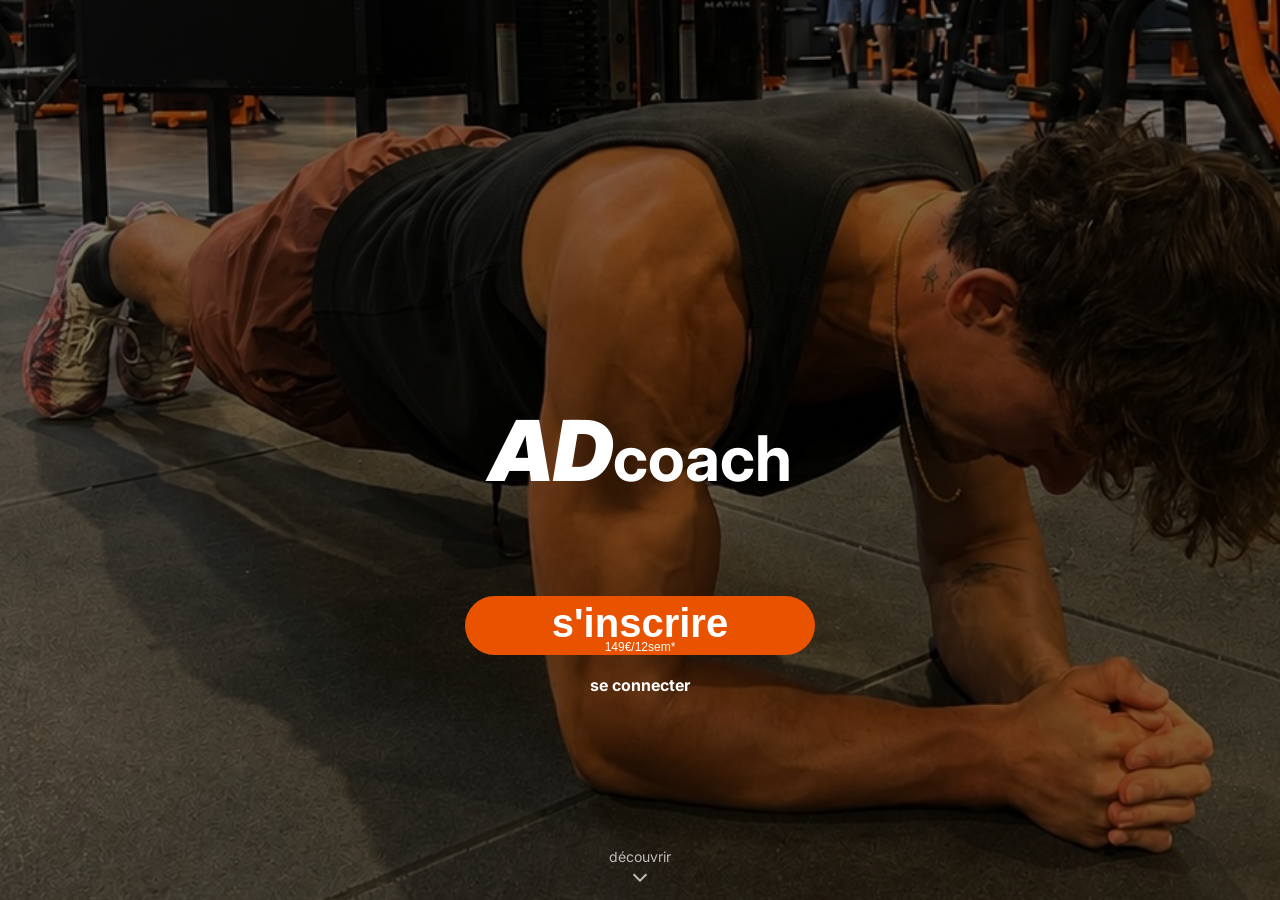
<file: index.html>
<!DOCTYPE html>
<html lang="fr">
<head>
  <meta charset="UTF-8">
  <title>ADcoach</title>
  <link rel="stylesheet" href="index.css">
  <link rel="preconnect" href="https://fonts.googleapis.com">
  <link rel="preconnect" href="https://fonts.gstatic.com" crossorigin>
  <link href="https://fonts.googleapis.com/css2?family=Inter:ital,wght@0,400;0,700;0,900;1,900&display=swap" rel="stylesheet">
</head>
<body>

  <header class="hero">
    <div class="hero-content">
      <h1 class="hero-title">
        <span class="brand-ad">AD</span><span class="brand-coach">coach</span>
      </h1>
      
      <div class="hero-buttons">
        <button id="open-popup-btn" class="btn-primary">
          s'inscrire
          <span class="btn-subtitle">149€/12sem*</span>
        </button>
        <a href="#" id="open-login-btn" class="btn-secondary">se connecter</a>
      </div>

      <a href="#" class="hero-discover">
        <span class="discover-text">découvrir</span>
        <span class="arrow-down"></span>
      </a>
    </div>
  </header>

  <div id="modal-overlay" class="modal-overlay" style="display: none;">
    <div class="modal-content">
      <button id="close-popup-btn" class="close-btn">&times;</button>
      <div class="modal-header-brand">
        <span class="brand-ad">AD</span><span class="brand-coach">coach</span>
      </div>

      <div class="modal-tabs">
        <button type="button" id="tab-signup-btn" class="tab-btn active">Inscription</button>
        <button type="button" id="tab-signin-btn" class="tab-btn">Connexion</button>
      </div>
      
      <div class="modal-form-container">
        <form id="signup-form" class="auth-form">
          <div class="form-group">
            <label for="signup-nom">Nom<span class="required">*</span></label>
            <input type="text" id="signup-nom" placeholder="exemple : Moreau" required />
          </div>
          <div class="form-group">
            <label for="signup-prenom">Prénom<span class="required">*</span></label>
            <input type="text" id="signup-prenom" placeholder="exemple : Gabriel" required />
          </div>
          <div class="form-group">
            <label for="signup-email">E-mail<span class="required">*</span></label>
            <input type="email" id="signup-email" placeholder="exemple : GabMoreau@gmail.com" required />
          </div>
          <div class="form-group">
            <label for="signup-password">Mot de passe<span class="required">*</span></label>
            <input type="password" id="signup-password" placeholder="Au moins 6 lettres" required />
          </div>
          <button type="submit" class="btn-submit">s'inscrire</button>
        </form>
        
        <form id="signin-form" class="auth-form" style="display: none;">
          <div class="form-group">
            <label for="signin-email">E-mail<span class="required">*</span></label>
            <input type="email" id="signin-email" placeholder="exemple : GabMoreau@gmail.com" required />
          </div>
          <div class="form-group">
            <label for="signin-password">Mot de passe<span class="required">*</span></label>
            <input type="password" id="signin-password" placeholder="Au moins 6 lettres" required />
          </div>
          <button type="submit" class="btn-submit">se connecter</button>
        </form>

      </div>
    </div>
  </div>

  <script type="module" src="index.js"></script>
</body>
</html>
</file>
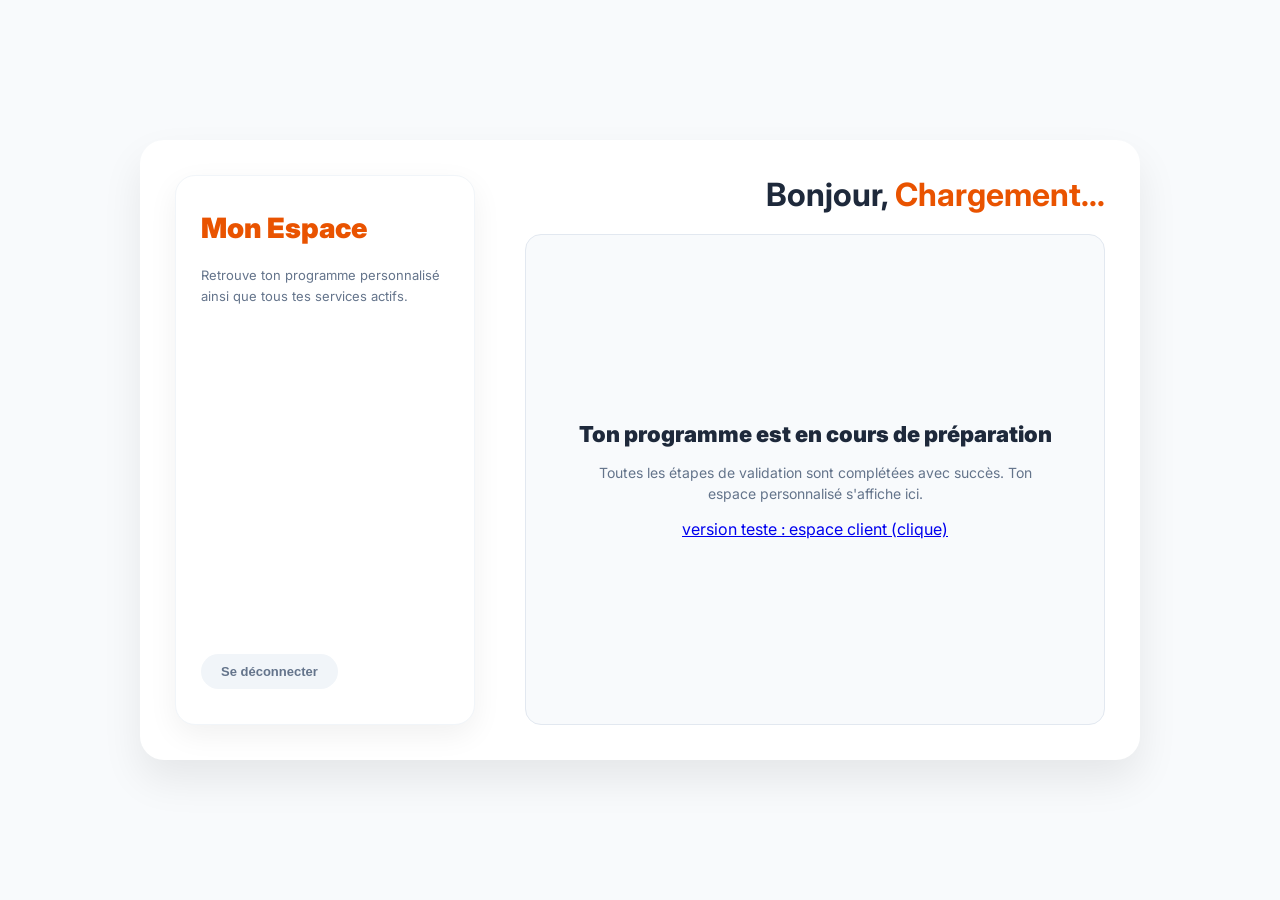
<file: client/client.html>
<!DOCTYPE html>
<html lang="fr">
<head>
  <meta charset="UTF-8">
  <title>Espace Client - ADcoach</title>
  <link rel="preconnect" href="https://fonts.googleapis.com">
  <link rel="preconnect" href="https://fonts.gstatic.com" crossorigin>
  <link href="https://fonts.googleapis.com/css2?family=Inter:wght@400;600;700;900&display=swap" rel="stylesheet">
  <style>
    * {
      margin: 0;
      padding: 0;
      box-sizing: border-box;
    }

    body {
      background-color: #f8fafc;
      height: 100vh;
      display: flex;
      justify-content: center;
      align-items: center;
      font-family: 'Inter', sans-serif;
    }

    .client-container {
      background: #ffffff;
      width: 1000px;
      max-width: 95%;
      height: 620px;
      border-radius: 24px;
      box-shadow: 0 20px 40px rgba(0, 0, 0, 0.08);
      display: flex;
      padding: 35px;
      gap: 50px;
      position: relative;
    }

    .sidebar-card {
      background: #ffffff;
      border: 1px solid #f1f5f9;
      box-shadow: 0 10px 30px rgba(0, 0, 0, 0.06);
      width: 300px;
      border-radius: 20px;
      padding: 35px 25px;
      display: flex;
      flex-direction: column;
      justify-content: space-between;
    }

    .sidebar-top {
      display: flex;
      flex-direction: column;
      gap: 20px;
    }

    .sidebar-card h2 {
      color: #E95300;
      font-size: 28px;
      font-weight: 900;
    }

    .sidebar-card p {
      color: #64748b;
      font-size: 13px;
      line-height: 1.6;
    }

    .btn-logout {
      background: #f1f5f9;
      color: #64748b;
      border: none;
      padding: 10px 20px;
      border-radius: 20px;
      font-weight: 700;
      font-size: 13px;
      cursor: pointer;
      transition: all 0.2s ease;
      align-self: flex-start;
    }

    .btn-logout:hover {
      background: #fee2e2;
      color: #dc2626;
    }
    
    .main-content {
      flex: 1;
      display: flex;
      flex-direction: column;
      justify-content: space-between;
    }

    .welcome-title {
      font-size: 32px;
      font-weight: bold;
      color: #1e293b;
      text-align: right;
      margin-bottom: 20px;
    }

    .welcome-title span {
      color: #E95300;
    }

    .client-content-box {
      background: #f8fafc;
      border: 1px solid #e2e8f0;
      border-radius: 16px;
      padding: 30px;
      flex: 1;
      display: flex;
      flex-direction: column;
      justify-content: center;
      align-items: center;
      text-align: center;
      gap: 15px;
    }

    .client-content-box h3 {
      font-size: 22px;
      font-weight: 900;
      color: #1e293b;
    }

    .client-content-box p {
      font-size: 14px;
      color: #64748b;
      max-width: 450px;
      line-height: 1.5;
    }
  </style>
</head>
<body>

  <div class="client-container">

    <div class="sidebar-card">
      <div class="sidebar-top">
        <h2>Mon Espace</h2>
        <p>Retrouve ton programme personnalisé ainsi que tous tes services actifs.</p>
      </div>
      <button id="btn-logout" class="btn-logout">Se déconnecter</button>
    </div>

    <div class="main-content">
      <h1 class="welcome-title">Bonjour, <span id="user-prenom">Chargement...</span></h1>
      
      <div class="client-content-box">
        <h3>Ton programme est en cours de préparation</h3>
        <p>Toutes les étapes de validation sont complétées avec succès. Ton espace personnalisé s'affiche ici.</p>
        <a href="tableau.html">version teste : espace client (clique)</a>
      </div>
    </div>
  </div>

  <script type="module">
    import { createClient } from 'https://esm.sh/@supabase/supabase-js@2'

    const supabaseUrl = 'https://gyojzwmknilkglcywvck.supabase.co'
    const supabaseAnonKey = 'sb_publishable_UoIyjRbVbUoURw4psuk68w_4t_Z4iS8'
    const supabase = createClient(supabaseUrl, supabaseAnonKey)

    async function checkAccessAndLoadClient() {

      const { data: { session } } = await supabase.auth.getSession()

      if (!session) {
        window.location.href = '../index.html'
        return
      }

      const userId = session.user.id
      const prenom = session.user.user_metadata?.prenom || "Champion"
      document.getElementById('user-prenom').innerText = prenom

      const { data: profile, error } = await supabase
        .from('profiles')
        .select('questionnaire, payement, statut_abonnement')
        .eq('id', userId)
        .single()

      if (error || !profile) {
        console.error("Erreur lors de la récupération du profil :", error)
        return
      }

      if (!profile.questionnaire) {
        window.location.href = 'questionnaire.html'
        return
      }
      
      const isPaye = profile.payement === true
      const statutAbo = profile.statut_abonnement

      if (!isPaye || statutAbo === 'inactif') {
        window.location.href = 'payement.html'
        return
      }
    }

    checkAccessAndLoadClient()

    document.getElementById('btn-logout').addEventListener('click', async () => {
      await supabase.auth.signOut()
      window.location.href = '../index.html'
    })
  </script>

</body>
</html>
</file>
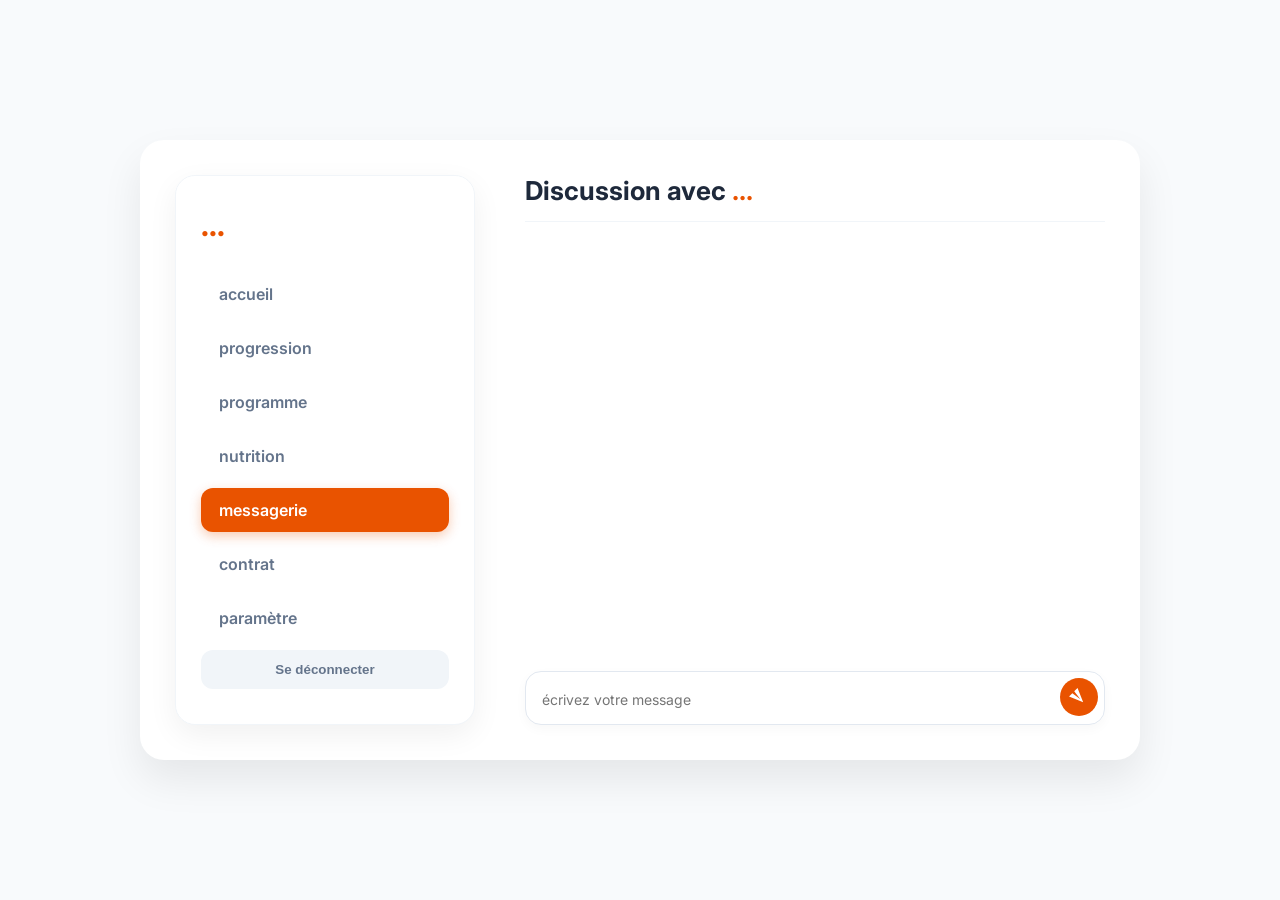
<file: client/messagerie.html>
<!DOCTYPE html>
<html lang="fr">
<head>
  <meta charset="UTF-8">
  <title>Messagerie - ADcoach</title>
  <link rel="preconnect" href="https://fonts.googleapis.com">
  <link rel="preconnect" href="https://fonts.gstatic.com" crossorigin>
  <link href="https://fonts.googleapis.com/css2?family=Inter:wght@400;600;700;900&display=swap" rel="stylesheet">
  <style>
    * { margin: 0; padding: 0; box-sizing: border-box; }
    body { background-color: #f8fafc; height: 100vh; display: flex; justify-content: center; align-items: center; font-family: 'Inter', sans-serif; }
    
    .container {
      background: #ffffff;
      width: 1000px;
      max-width: 95%;
      height: 620px;
      border-radius: 24px;
      box-shadow: 0 20px 40px rgba(0, 0, 0, 0.08);
      display: flex;
      padding: 35px;
      gap: 50px;
      position: relative;
      overflow: hidden;
    }

    /* Sidebar principale */
    .sidebar-card {
      background: #ffffff;
      border: 1px solid #f1f5f9;
      box-shadow: 0 10px 30px rgba(0, 0, 0, 0.06);
      width: 300px;
      border-radius: 20px;
      padding: 35px 25px;
      display: flex;
      flex-direction: column;
      justify-content: space-between;
      flex-shrink: 0;
      z-index: 10;
    }

    .user-header { color: #E95300; font-size: 26px; font-weight: 900; margin-bottom: 30px; text-transform: uppercase; word-break: break-word; }

    .nav-links { display: flex; flex-direction: column; gap: 10px; }
    .nav-link { 
      padding: 12px 18px; border-radius: 12px; color: #64748b; font-weight: 600; 
      text-decoration: none; transition: all 0.2s; 
      display: flex; justify-content: space-between; align-items: center;
    }
    .nav-link:hover { background: #f8fafc; color: #E95300; }
    .nav-link.active { background: #E95300; color: #ffffff; box-shadow: 0 4px 12px rgba(233, 83, 0, 0.3); }

    .nav-link .menu-arrow {
      font-size: 16px;
      font-weight: 900;
      transition: transform 0.2s;
    }
    .nav-link.active .menu-arrow {
      transform: rotate(0deg);
    }

    .btn-logout { 
      background: #f1f5f9; color: #64748b; border: none; padding: 12px; 
      border-radius: 12px; font-weight: 700; cursor: pointer; transition: 0.2s; 
    }
    .btn-logout:hover { background: #fee2e2; color: #dc2626; }
    
    /* Conteneur de droite - Chat Box */
    .main-content {
      flex: 1;
      display: flex;
      flex-direction: column;
      justify-content: space-between;
      position: relative;
    }

    .chat-header-container {
      display: flex;
      justify-content: space-between;
      align-items: center;
      margin-bottom: 20px;
      padding-bottom: 15px;
      border-bottom: 1px solid #f1f5f9;
    }

    .chat-header {
      font-size: 26px;
      font-weight: bold;
      color: #1e293b;
    }

    .chat-header span { color: #E95300; text-transform: uppercase; }

    /* Zone des messages */
    .chat-messages {
      flex: 1;
      overflow-y: auto;
      padding: 10px 5px;
      display: flex;
      flex-direction: column;
      gap: 16px;
    }

    .message {
      max-width: 75%;
      padding: 14px 18px;
      border-radius: 16px;
      font-size: 14px;
      line-height: 1.4;
      display: flex;
      flex-direction: column;
      gap: 4px;
      word-break: break-word;
      overflow-wrap: break-word;
    }

    .message span:first-child {
      white-space: pre-wrap;
    }

    .message.client-bubble {
      background: #E95300;
      color: white;
      align-self: flex-end;
      border-bottom-right-radius: 4px;
    }

    .message.admin-bubble {
      background: #f1f5f9;
      color: #1e293b;
      align-self: flex-start;
      border-bottom-left-radius: 4px;
      border: 1px solid #e2e8f0;
    }

    .message-time {
      font-size: 10px;
      align-self: flex-end;
      font-weight: 500;
    }
    .message.admin-bubble .message-time { color: #64748b; }
    .message.client-bubble .message-time { color: rgba(255, 255, 255, 0.8); }

    /* Barre de saisie */
    .chat-input-form {
      display: flex;
      align-items: flex-end;
      background: #ffffff;
      border: 1px solid #e2e8f0;
      border-radius: 16px;
      padding: 6px 6px 6px 16px;
      gap: 10px;
      box-shadow: 0 4px 12px rgba(0,0,0,0.03);
      margin-top: 15px;
    }

    .chat-input-form textarea {
      flex: 1;
      border: none;
      outline: none;
      font-family: 'Inter', sans-serif;
      font-size: 14px;
      color: #1e293b;
      padding: 8px 0;
      resize: none;
      max-height: 100px;
      line-height: 1.4;
      background: transparent;
    }

    .chat-input-form button {
      background: #E95300;
      color: white;
      border: none;
      width: 38px;
      height: 38px;
      border-radius: 50%;
      display: flex;
      justify-content: center;
      align-items: center;
      cursor: pointer;
      transition: 0.2s;
      flex-shrink: 0;
      margin-bottom: 2px;
    }
    .chat-input-form button:hover { opacity: 0.9; transform: scale(1.05); }
    .chat-input-form button svg { width: 16px; height: 16px; fill: currentColor; transform: rotate(45deg); margin-right: 2px; }

    /* DEUXIÈME SIDEBAR EN VERRE TRANSPARENT FLOU */
    .profiles-sidebar {
      position: absolute;
      top: 35px;
      left: 350px;
      width: 300px;
      height: calc(100% - 70px);
      background: rgba(255, 255, 255, 0.50);
      backdrop-filter: blur(20px);
      -webkit-backdrop-filter: blur(20px);
      border-radius: 20px;
      box-shadow: 0 20px 40px rgba(0, 0, 0, 0.08);
      display: flex;
      flex-direction: column;
      padding: 30px 20px;
      border: 1px solid rgba(255, 255, 255, 0.6);
      z-index: 20;
      transition: all 0.3s cubic-bezier(0.16, 1, 0.3, 1);
      opacity: 0;
      pointer-events: none;
      transform: translateX(-10px);
    }
    .profiles-sidebar.active {
      opacity: 1;
      pointer-events: auto;
      transform: translateX(0);
    }

    .profiles-sidebar-header {
      display: flex;
      justify-content: space-between;
      align-items: center;
      margin-bottom: 20px;
      padding-bottom: 12px;
      border-bottom: 1px solid rgba(0, 0, 0, 0.06);
    }

    .profiles-sidebar-header h2 {
      color: #E95300;
      font-size: 20px;
      font-weight: 900;
      text-transform: uppercase;
    }

    .btn-close-sidebar {
      background: rgba(0, 0, 0, 0.04);
      border: none;
      width: 28px;
      height: 28px;
      border-radius: 50%;
      font-size: 14px;
      cursor: pointer;
      color: #1e293b;
      font-weight: bold;
      display: flex;
      justify-content: center;
      align-items: center;
      transition: 0.2s;
    }
    .btn-close-sidebar:hover { background: #fee2e2; color: #dc2626; }

    .profiles-list {
      flex: 1;
      overflow-y: auto;
      display: flex;
      flex-direction: column;
      gap: 8px;
      padding-right: 4px;
    }

    .profile-item {
      display: flex;
      justify-content: space-between;
      align-items: center;
      padding: 12px 14px;
      border-radius: 14px;
      background: rgba(255, 255, 255, 0.6);
      border: 1px solid rgba(255, 255, 255, 0.8);
      cursor: pointer;
      transition: all 0.2s;
    }
    .profile-item:hover { background: #fff4f0; border-color: #fdbv5c; transform: translateX(2px); }
    .profile-item.active-chat { background: #fff4f0; border-color: #E95300; box-shadow: 0 4px 12px rgba(233, 83, 0, 0.1); }

    .profile-info { display: flex; flex-direction: column; gap: 2px; }
    .profile-name { font-weight: 700; color: #1e293b; font-size: 13px; text-transform: capitalize; }
    .profile-time { font-size: 11px; color: #64748b; }

    .profile-right {
      display: flex;
      align-items: center;
      gap: 8px;
    }

    .profile-dot {
      width: 8px;
      height: 8px;
      background-color: #E95300;
      border-radius: 50%;
      display: none;
    }
    .profile-dot.visible {
      display: block;
    }
  </style>
</head>
<body>

  <div class="container">
    <!-- Sidebar principale -->
    <div class="sidebar-card">
      <div>
        <h2 class="user-header" id="user-fullname">...</h2>
        <nav class="nav-links">
          <a href="tableau.html" class="nav-link">accueil</a>
          <a href="progression.html" class="nav-link">progression</a>
          <a href="programme.html" class="nav-link">programme</a>
          <a href="nutrition.html" class="nav-link">nutrition</a>
          <a href="#" id="nav-messagerie" class="nav-link active">
            <span>messagerie</span>
            <span class="menu-arrow" id="menu-arrow" style="display: none;">></span>
          </a>
          <a href="contrat.html" class="nav-link">contrat</a>
          <a href="parametre.html" class="nav-link">paramètre</a>
        </nav>
      </div>
      <button id="btn-logout" class="btn-logout">Se déconnecter</button>
    </div>

    <!-- Deuxième Sidebar en verre transparent (Admin uniquement) -->
    <div id="profiles-sidebar" class="profiles-sidebar">
      <div class="profiles-sidebar-header">
        <h2>conversations</h2>
        <button id="btn-close-sidebar" class="btn-close-sidebar">✕</button>
      </div>
      <div id="profiles-list" class="profiles-list">
        <!-- Liste injectée dynamiquement -->
      </div>
    </div>

    <!-- Contenu Droite : Messagerie -->
    <div class="main-content">
      <div class="chat-header-container">
        <h1 class="chat-header" id="chat-title">Discussion avec <span>...</span></h1>
      </div>
      
      <div id="chat-messages" class="chat-messages">
        <!-- Messages chargés dynamiquement -->
      </div>

      <form id="chat-form" class="chat-input-form">
        <textarea id="message-input" placeholder="écrivez votre message" rows="1" required></textarea>
        <button type="submit">
          <svg viewBox="0 0 24 24"><path d="M2.01 21L23 12 2.01 3 2 10l15 2-15 2z"/></svg>
        </button>
      </form>
    </div>
  </div>

  <script type="module">
    import { createClient } from 'https://esm.sh/@supabase/supabase-js@2'
    const supabase = createClient('https://gyojzwmknilkglcywvck.supabase.co', 'sb_publishable_UoIyjRbVbUoURw4psuk68w_4t_Z4iS8')

    let currentUser = null
    let isUserAdmin = false
    let activeTargetUserId = null 
    let currentSubscription = null
    const renderedIds = new Set()
    let globalProfilesData = []

    async function init() {
      const { data: { session } } = await supabase.auth.getSession()
      if (!session) {
        window.location.href = '../index.html'
        return
      }

      currentUser = session.user
      
      const { data: profileData, error: profileError } = await supabase
        .from('profiles')
        .select('admin, prenom, nom')
        .eq('id', currentUser.id)
        .single()

      if (profileError) {
        console.error("Erreur récupération profil:", profileError)
      }

      if (profileData) {
        const p = profileData.prenom || "Champion"
        const n = profileData.nom ? profileData.nom.toUpperCase() : ""
        document.getElementById('user-fullname').innerText = `${p} ${n}`.trim()
        
        if (profileData.admin === true) {
          isUserAdmin = true
          document.getElementById('menu-arrow').style.display = 'inline-block'
          await loadMembersList()
        } else {
          isUserAdmin = false
          activeTargetUserId = currentUser.id
          
          // Récupérer le profil de l'admin pour l'afficher dans l'en-tête du client
          const { data: adminData } = await supabase
            .from('profiles')
            .select('prenom, nom')
            .eq('admin', true)
            .limit(1)
            .single()

          if (adminData) {
            const adminPrenom = adminData.prenom || "Antoine"
            const adminNom = adminData.nom ? adminData.nom.toUpperCase() : ""
            document.getElementById('chat-title').innerHTML = `Discussion avec <span>${adminPrenom} ${adminNom}</span>`.trim()
          } else {
            document.getElementById('chat-title').innerHTML = 'Discussion avec <span>Antoine</span>'
          }

          loadMessages(activeTargetUserId)
          subscribeToMessages(activeTargetUserId)
        }
      }
    }

    async function loadMembersList() {
      const { data: profiles, error } = await supabase
        .from('profiles')
        .select('id, prenom, nom, questionnaire, payement')
        .eq('questionnaire', true)
        .eq('payement', true)
        .neq('id', currentUser.id)

      if (error) {
        console.error("Erreur chargement profils:", error)
        return
      }

      if (profiles && profiles.length > 0) {
        globalProfilesData = await Promise.all(profiles.map(async (prof) => {
          const { data: msgData } = await supabase
            .from('messages')
            .select('sender, created_at, content')
            .eq('user_id', prof.id)
            .order('created_at', { ascending: false })
            .limit(1)

          const lastMsg = msgData && msgData.length > 0 ? msgData[0] : null
          return {
            ...prof,
            lastMessageTime: lastMsg ? new Date(lastMsg.created_at) : new Date(0),
            lastMessageSender: lastMsg ? lastMsg.sender : null,
            lastMessageString: lastMsg ? new Date(lastMsg.created_at).toLocaleTimeString([], { hour: '2-digit', minute: '2-digit' }) : '--:--'
          }
        }))

        globalProfilesData.sort((a, b) => b.lastMessageTime - a.lastMessageTime)

        activeTargetUserId = globalProfilesData[0].id
        updateChatHeader(globalProfilesData[0])
        loadMessages(activeTargetUserId)
        subscribeToMessages(activeTargetUserId)
      }

      renderProfilesList()
    }

    function renderProfilesList() {
      const listContainer = document.getElementById('profiles-list')
      listContainer.innerHTML = ''

      if (globalProfilesData && globalProfilesData.length > 0) {
        globalProfilesData.forEach(prof => {
          const item = document.createElement('div')
          item.className = `profile-item ${prof.id === activeTargetUserId ? 'active-chat' : ''}`
          item.id = `profile-item-${prof.id}`

          const prenomVal = prof.prenom || 'Membre'
          const nomVal = prof.nom ? prof.nom.toUpperCase() : ''
          const prenomNom = `${prenomVal} ${nomVal}`.trim()

          const hasUnread = prof.lastMessageSender === 'client'

          item.innerHTML = `
            <div class="profile-info">
              <span class="profile-name">${prenomNom}</span>
              <span class="profile-time">${prof.lastMessageString}</span>
            </div>
            <div class="profile-right">
              <div class="profile-dot ${hasUnread ? 'visible' : ''}" id="dot-${prof.id}"></div>
            </div>
          `

          item.onclick = async () => {
            document.querySelectorAll('.profile-item').forEach(el => el.classList.remove('active-chat'))
            item.classList.add('active-chat')
            
            activeTargetUserId = prof.id
            updateChatHeader(prof)
            
            const dot = document.getElementById(`dot-${prof.id}`)
            if (dot) dot.classList.remove('visible')
            prof.lastMessageSender = 'admin'

            loadMessages(activeTargetUserId)
            subscribeToMessages(activeTargetUserId)
            
            document.getElementById('profiles-sidebar').classList.remove('active')
          }

          listContainer.appendChild(item)
        })
      } else {
        listContainer.innerHTML = '<div style="padding: 30px; color: #64748b; text-align: center; font-size: 13px; font-weight: 600;">aucun profil disponible</div>'
      }
    }

    function updateChatHeader(prof) {
      const prenom = prof.prenom || 'Client'
      const nom = prof.nom ? prof.nom.toUpperCase() : ''
      document.getElementById('chat-title').innerHTML = `Discussion avec <span>${prenom} ${nom}</span>`
    }

    async function loadMessages(targetId) {
      const { data, error } = await supabase
        .from('messages')
        .select('*')
        .eq('user_id', targetId)
        .order('created_at', { ascending: true })

      if (error) {
        console.error("Erreur messages:", error)
        return
      }

      const container = document.getElementById('chat-messages')
      container.innerHTML = ''
      renderedIds.clear()

      if (data) {
        data.forEach(msg => appendMessage(msg))
      }
    }

    function subscribeToMessages(targetId) {
      if (currentSubscription) {
        supabase.removeChannel(currentSubscription)
      }

      currentSubscription = supabase.channel(`public:messages:${targetId}`)
        .on('postgres_changes', { 
          event: 'INSERT', 
          schema: 'public', 
          table: 'messages', 
          filter: `user_id=eq.${targetId}` 
        }, payload => {
          appendMessage(payload.new)
          
          if (isUserAdmin) {
            const prof = globalProfilesData.find(p => p.id === targetId)
            if (prof) {
              prof.lastMessageTime = new Date(payload.new.created_at)
              prof.lastMessageString = prof.lastMessageTime.toLocaleTimeString([], { hour: '2-digit', minute: '2-digit' })
              prof.lastMessageSender = payload.new.sender
              
              if (payload.new.sender === 'client' && activeTargetUserId !== targetId) {
                const dot = document.getElementById(`dot-${targetId}`)
                if (dot) dot.classList.add('visible')
              }
              renderProfilesList()
            }
          }
        })
        .subscribe()
    }

    function appendMessage(msg) {
      if (msg.id && renderedIds.has(msg.id)) return
      if (msg.id) renderedIds.add(msg.id)

      const container = document.getElementById('chat-messages')
      const div = document.createElement('div')
      
      if (isUserAdmin) {
        div.className = `message ${msg.sender === 'admin' ? 'client-bubble' : 'admin-bubble'}`
      } else {
        div.className = `message ${msg.sender === 'client' ? 'client-bubble' : 'admin-bubble'}`
      }

      const date = msg.created_at ? new Date(msg.created_at) : new Date()
      const timeString = date.toLocaleTimeString([], { hour: '2-digit', minute: '2-digit' })

      const textSpan = document.createElement('span')
      textSpan.textContent = msg.content

      const timeSpan = document.createElement('span')
      timeSpan.className = 'message-time'
      timeSpan.textContent = timeString

      div.appendChild(textSpan)
      div.appendChild(timeSpan)

      container.appendChild(div)
      container.scrollTop = container.scrollHeight
    }

    const textarea = document.getElementById('message-input')
    
    textarea.addEventListener('keydown', (e) => {
      if (e.key === 'Enter' && !e.shiftKey) {
        e.preventDefault()
        document.getElementById('chat-form').requestSubmit()
      }
    })

    document.getElementById('chat-form').addEventListener('submit', async (e) => {
      e.preventDefault()
      const content = textarea.value.trim()
      if (!content || !activeTargetUserId) return

      textarea.value = ''
      textarea.style.height = 'auto'

      const senderType = isUserAdmin ? 'admin' : 'client'

      const { data, error } = await supabase.from('messages').insert([
        { user_id: activeTargetUserId, sender: senderType, content: content }
      ]).select()

      if (error) {
        console.error("Erreur envoi message:", error)
      } else if (data && data.length > 0) {
        appendMessage(data[0])

        if (isUserAdmin) {
          const prof = globalProfilesData.find(p => p.id === activeTargetUserId)
          if (prof) {
            prof.lastMessageTime = new Date(data[0].created_at)
            prof.lastMessageString = prof.lastMessageTime.toLocaleTimeString([], { hour: '2-digit', minute: '2-digit' })
            prof.lastMessageSender = senderType
            renderProfilesList()
          }
        }
      }
    })

    // --- GESTION DE LA SECONDE SIDEBAR (ADMIN) ---
    document.getElementById('nav-messagerie').onclick = (e) => {
      if (isUserAdmin) {
        e.preventDefault()
        const sidebar = document.getElementById('profiles-sidebar')
        sidebar.classList.toggle('active')
      }
    }

    document.getElementById('btn-close-sidebar').onclick = () => {
      document.getElementById('profiles-sidebar').classList.remove('active')
    }

    document.getElementById('btn-logout').onclick = () => { 
      supabase.auth.signOut()
      window.location.href = '../index.html' 
    }

    init()
  </script>
</body>
</html>
</file>
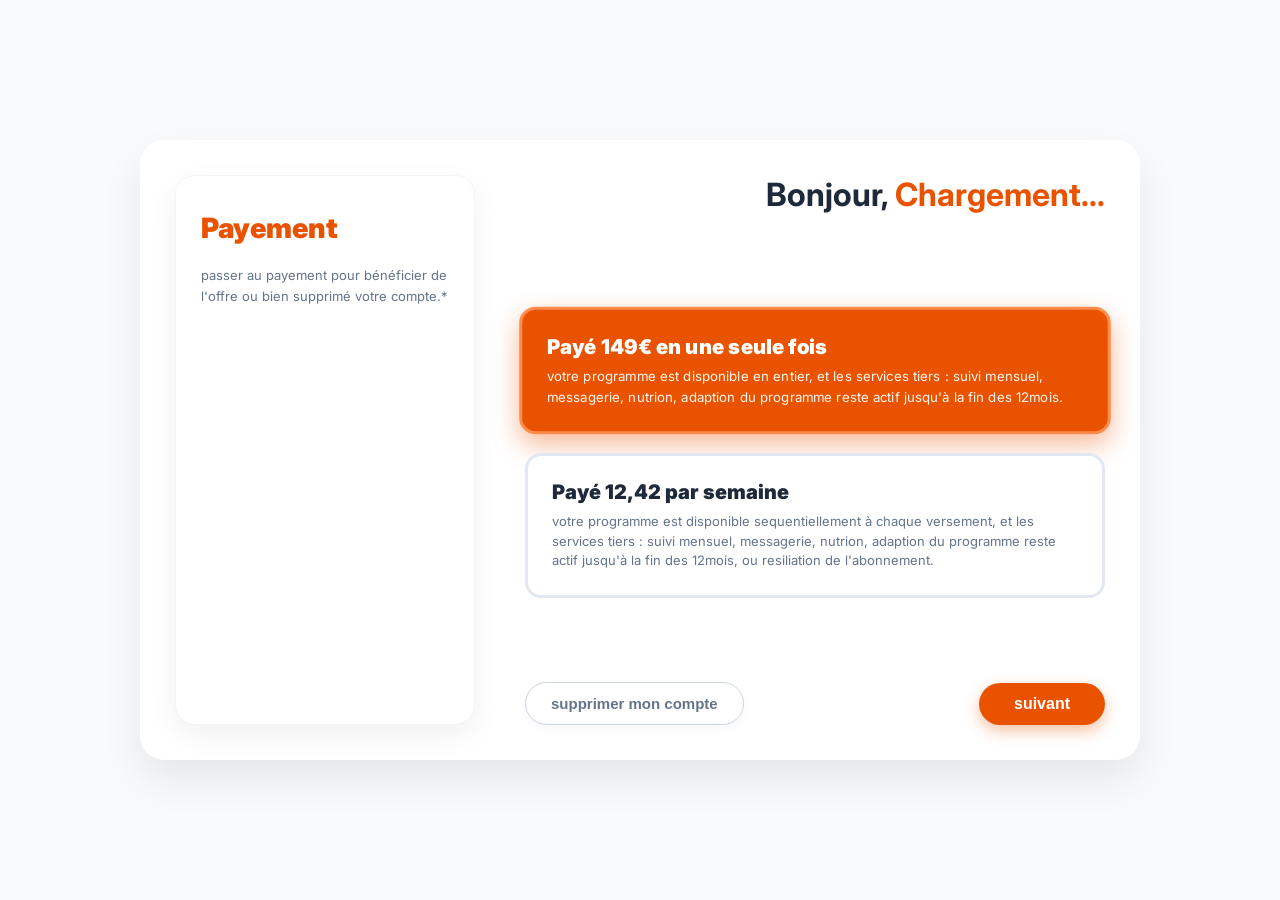
<file: client/payement.html>
<!DOCTYPE html>
<html lang="fr">
<head>
  <meta charset="UTF-8">
  <title>Paiement - ADcoach</title>
  <link rel="preconnect" href="https://fonts.googleapis.com">
  <link rel="preconnect" href="https://fonts.gstatic.com" crossorigin>
  <link href="https://fonts.googleapis.com/css2?family=Inter:wght@400;600;700;900&display=swap" rel="stylesheet">
  <style>
    * {
      margin: 0;
      padding: 0;
      box-sizing: border-box;
    }

    body {
      background-color: #f8fafc;
      height: 100vh;
      display: flex;
      justify-content: center;
      align-items: center;
      font-family: 'Inter', sans-serif;
    }

    .payment-container {
      background: #ffffff;
      width: 1000px;
      max-width: 95%;
      height: 620px;
      border-radius: 24px;
      box-shadow: 0 20px 40px rgba(0, 0, 0, 0.08);
      display: flex;
      padding: 35px;
      gap: 50px;
      position: relative;
    }

    .sidebar-card {
      background: #ffffff;
      border: 1px solid #f1f5f9;
      box-shadow: 0 10px 30px rgba(0, 0, 0, 0.06);
      width: 300px;
      border-radius: 20px;
      padding: 35px 25px;
      display: flex;
      flex-direction: column;
      gap: 20px;
    }

    .sidebar-card h2 {
      color: #E95300;
      font-size: 28px;
      font-weight: 900;
    }

    .sidebar-card p {
      color: #64748b;
      font-size: 13px;
      line-height: 1.6;
    }

    .main-content {
      flex: 1;
      display: flex;
      flex-direction: column;
      justify-content: space-between;
    }

    .welcome-title {
      font-size: 32px;
      font-weight: bold;
      color: #1e293b;
      text-align: right;
      margin-bottom: 20px;
    }

    .welcome-title span {
      color: #E95300;
    }

    .offers-list {
      display: flex;
      flex-direction: column;
      gap: 20px;
    }

    .offer-card {
      border-radius: 16px;
      padding: 24px;
      cursor: pointer;
      transition: all 0.3s ease; 
      border: 3px solid transparent;
    }

    .offer-card.orange {
      background-color: #E95300;
      color: white;
      border-color: #ff8c4d;
      box-shadow: 0 10px 25px rgba(233, 83, 0, 0.4);
      transform: scale(1.02);
    }

    .offer-card.white {
      background-color: #ffffff;
      border: 3px solid #e2e8f0;
      box-shadow: none;
      color: #1e293b;
      transform: scale(1);
    }

    .offer-card h3 {
      font-size: 20px;
      font-weight: 900;
      margin-bottom: 8px;
    }

    .offer-card p {
      font-size: 13px;
      line-height: 1.5;
    }

    .offer-card.orange p {
      opacity: 0.95;
    }

    .offer-card.white p {
      color: #64748b;
    }

    .offer-card:hover {
      transform: translateY(-2px) scale(1.01);
    }

    .bottom-actions {
      display: flex;
      justify-content: space-between;
      align-items: center;
      margin-top: 10px;
    }

    .btn-delete {
      background: #ffffff;
      color: #64748b;
      border: 1px solid #cbd5e1;
      padding: 12px 25px;
      border-radius: 30px;
      font-weight: 700;
      font-size: 15px;
      cursor: pointer;
      box-shadow: 0 4px 10px rgba(0, 0, 0, 0.03);
      transition: all 0.2s ease;
    }

    .btn-delete:hover {
      background: #fee2e2;
      color: #dc2626;
      border-color: #fca5a5;
    }

    .btn-suivant {
      background: #E95300;
      color: white;
      border: none;
      padding: 12px 35px;
      border-radius: 30px;
      font-weight: 900;
      font-size: 16px;
      cursor: pointer;
      box-shadow: 0 6px 15px rgba(233, 83, 0, 0.35);
      transition: background-color 0.2s ease, transform 0.1s ease;
    }

    .btn-suivant:hover {
      background-color: #C34600;
      transform: translateY(-1px);
    }

    .modal-overlay {
      position: fixed;
      top: 0;
      left: 0;
      width: 100%;
      height: 100%;
      background: rgba(0, 0, 0, 0.6);
      display: none;
      justify-content: center;
      align-items: center;
      z-index: 1000;
      backdrop-filter: blur(4px);
    }

    .modal-box {
      background: white;
      padding: 30px 40px;
      border-radius: 20px;
      width: 420px;
      text-align: center;
      box-shadow: 0 20px 40px rgba(0,0,0,0.2);
      display: flex;
      flex-direction: column;
      gap: 20px;
    }

    .modal-box h3 {
      color: #1e293b;
      font-size: 20px;
      font-weight: 900;
    }

    .modal-box p {
      color: #64748b;
      font-size: 14px;
      line-height: 1.5;
    }

    .modal-buttons {
      display: flex;
      gap: 15px;
      justify-content: center;
      margin-top: 10px;
    }

    .btn-modal-no {
      background: #f1f5f9;
      color: #1e293b;
      border: none;
      padding: 10px 25px;
      border-radius: 20px;
      font-weight: bold;
      cursor: pointer;
      transition: background 0.2s;
    }

    .btn-modal-no:hover {
      background: #e2e8f0;
    }

    .btn-modal-yes {
      background: #dc2626;
      color: white;
      border: none;
      padding: 10px 25px;
      border-radius: 20px;
      font-weight: bold;
      cursor: pointer;
      transition: background 0.2s;
    }

    .btn-modal-yes:hover {
      background: #b91c1c;
    }
  </style>
</head>
<body>

  <div class="payment-container">
    <div class="sidebar-card">
      <h2>Payement</h2>
      <p>passer au payement pour bénéficier de l'offre ou bien supprimé votre compte.*</p>
    </div>

    <div class="main-content">
      <h1 class="welcome-title">Bonjour, <span id="user-prenom">Chargement...</span></h1>

      <div class="offers-list">
        <div id="card-1fois" class="offer-card orange">
          <h3>Payé 149€ en une seule fois</h3>
          <p>votre programme est disponible en entier, et les services tiers : suivi mensuel, messagerie, nutrion, adaption du programme reste actif jusqu'à la fin des 12mois.</p>
        </div>
        
        <div id="card-12fois" class="offer-card white">
          <h3>Payé 12,42 par semaine</h3>
          <p>votre programme est disponible sequentiellement à chaque versement, et les services tiers : suivi mensuel, messagerie, nutrion, adaption du programme reste actif jusqu'à la fin des 12mois, ou resiliation de l'abonnement.</p>
        </div>
      </div>
      <div class="bottom-actions">
        <button id="open-delete-modal" class="btn-delete">supprimer mon compte</button>
        <button id="btn-suivant" class="btn-suivant">suivant</button>
      </div>
    </div>
  </div>

  <div id="delete-modal" class="modal-overlay">
    <div class="modal-box">
      <h3>Êtes-vous sûr ?</h3>
      <p>Cette action est irréversible. Voulez-vous continuer ?</p>
      <div class="modal-buttons">
        <button id="btn-cancel-delete" class="btn-modal-no">Non</button>
        <button id="btn-confirm-delete" class="btn-modal-yes">Oui</button>
      </div>
    </div>
  </div>
  
  <script type="module">
    import { createClient } from 'https://esm.sh/@supabase/supabase-js@2'

    const supabaseUrl = 'https://gyojzwmknilkglcywvck.supabase.co'
    const supabaseAnonKey = 'sb_publishable_UoIyjRbVbUoURw4psuk68w_4t_Z4iS8'
    const supabase = createClient(supabaseUrl, supabaseAnonKey)

    async function checkAuthAndLoadUser() {
      const { data: { session } } = await supabase.auth.getSession()

      if (!session) {
        window.location.href = '../index.html'
        return
      }

      const user = session.user
      const prenom = user.user_metadata?.prenom || "Champion"
      document.getElementById('user-prenom').innerText = prenom
    }

    checkAuthAndLoadUser()

    const card1Fois = document.getElementById('card-1fois')
    const card12Fois = document.getElementById('card-12fois')
    let selectedType = '1_fois' 

    card1Fois.addEventListener('click', () => {
      card1Fois.classList.add('orange')
      card1Fois.classList.remove('white')
      
      card12Fois.classList.add('white')
      card12Fois.classList.remove('orange')
      
      selectedType = '1_fois'
    })

    card12Fois.addEventListener('click', () => {
      card12Fois.classList.add('orange')
      card12Fois.classList.remove('white')
      
      card1Fois.classList.add('white')
      card1Fois.classList.remove('orange')
      
      selectedType = '12_fois'
    })

    const btnSuivant = document.getElementById('btn-suivant')
    btnSuivant.addEventListener('click', async () => {
      const { data: { session } } = await supabase.auth.getSession()
      if (!session) return

      const isAbonnement = selectedType === '12_fois'

      const updateData = {
        payement: true,
        type_paiement: selectedType,
        statut_abonnement: isAbonnement ? 'actif' : 'non_applicable'
      }

      const { error } = await supabase
        .from('profiles')
        .update(updateData)
        .eq('id', session.user.id)

      if (error) {
        console.error("Erreur lors de la mise à jour du paiement :", error)
        alert("Une erreur est survenue lors de l'enregistrement.")
      } else {
        window.location.href = 'client.html'
      }
    })

    const deleteModal = document.getElementById('delete-modal')
    const openDeleteModalBtn = document.getElementById('open-delete-modal')
    const cancelDeleteBtn = document.getElementById('btn-cancel-delete')
    const confirmDeleteBtn = document.getElementById('btn-confirm-delete')

    openDeleteModalBtn.addEventListener('click', () => {
      deleteModal.style.display = 'flex'
    })

    cancelDeleteBtn.addEventListener('click', () => {
      deleteModal.style.display = 'none'
    })

    confirmDeleteBtn.addEventListener('click', async () => {
      const { error } = await supabase.rpc('delete_user')

      if (error) {
        alert("Erreur lors de la suppression du compte : " + error.message)
        console.error(error)
        deleteModal.style.display = 'none'
      } else {
        await supabase.auth.signOut()
        alert("Votre compte a bien été supprimé.")
        window.location.href = '../index.html'
      }
    })
  </script>

</body>
</html>
</file>
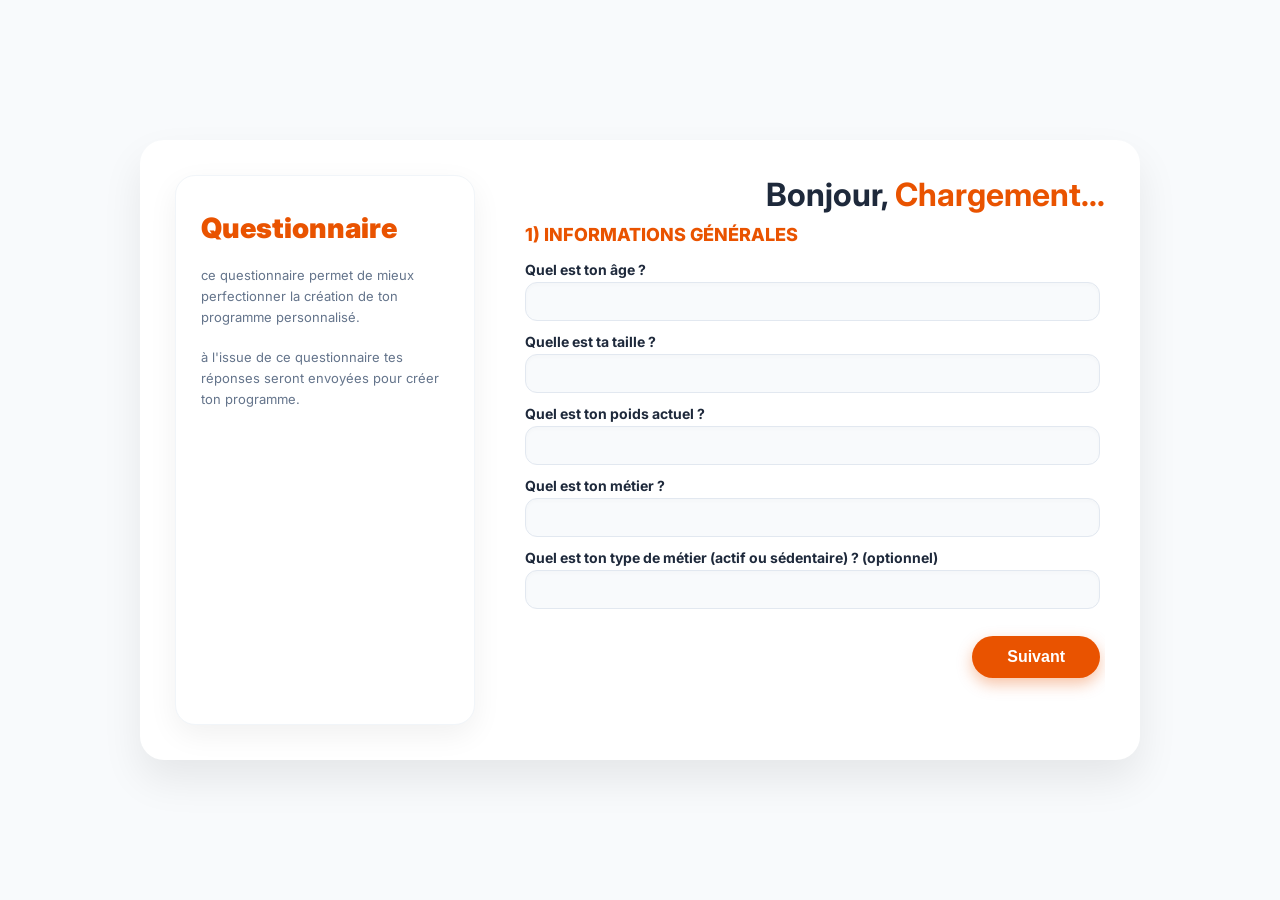
<file: client/questionnaire.html>
<!DOCTYPE html>
<html lang="fr">
<head>
  <meta charset="UTF-8">
  <title>Questionnaire - ADcoach</title>
  <link rel="preconnect" href="https://fonts.googleapis.com">
  <link rel="preconnect" href="https://fonts.gstatic.com" crossorigin>
  <link href="https://fonts.googleapis.com/css2?family=Inter:wght@400;600;700;900&display=swap" rel="stylesheet">
  <style>
    * {
      margin: 0;
      padding: 0;
      box-sizing: border-box;
    }

    body {
      background-color: #f8fafc;
      height: 100vh;
      display: flex;
      justify-content: center;
      align-items: center;
      font-family: 'Inter', sans-serif;
    }

    .questionnaire-container {
      background: #ffffff;
      width: 1000px;
      max-width: 95%;
      height: 620px;
      border-radius: 24px;
      box-shadow: 0 20px 40px rgba(0, 0, 0, 0.08);
      display: flex;
      padding: 35px;
      gap: 50px;
      position: relative;
    }

    .sidebar-card {
      background: #ffffff;
      border: 1px solid #f1f5f9;
      box-shadow: 0 10px 30px rgba(0, 0, 0, 0.06);
      width: 300px;
      border-radius: 20px;
      padding: 35px 25px;
      display: flex;
      flex-direction: column;
      gap: 20px;
    }

    .sidebar-card h2 {
      color: #E95300;
      font-size: 28px;
      font-weight: 900;
    }

    .sidebar-card p {
      color: #64748b;
      font-size: 13px;
      line-height: 1.6;
    }

    .main-content {
      flex: 1;
      display: flex;
      flex-direction: column;
      justify-content: space-between;
      overflow: hidden;
    }

    .welcome-title {
      font-size: 32px;
      font-weight: bold;
      color: #1e293b;
      text-align: right;
      margin-bottom: 10px;
    }

    .welcome-title span {
      color: #E95300;
    }

    .step-container {
      display: none;
      flex-direction: column;
      gap: 12px;
      overflow-y: auto;
      flex: 1;
      padding-right: 5px;
    }

    .step-container.active {
      display: flex;
    }

    .step-title {
      font-size: 18px;
      font-weight: 800;
      color: #E95300;
      margin-bottom: 4px;
      text-transform: uppercase;
    }

    .question-group {
      display: flex;
      flex-direction: column;
      gap: 4px;
    }

    .question-group label {
      font-weight: bold;
      color: #1e293b;
      font-size: 14px;
    }

    .question-group input, 
    .question-group select {
      padding: 10px 16px;
      border-radius: 12px;
      border: 1px solid #e2e8f0;
      background-color: #f8fafc;
      outline: none;
      font-size: 14px;
      box-shadow: inset 0 2px 4px rgba(0, 0, 0, 0.02);
      transition: all 0.2s ease;
      font-family: 'Inter', sans-serif;
    }

    .question-group input:focus, 
    .question-group select:focus {
      border-color: #E95300;
      background-color: #fff;
      box-shadow: 0 0 0 3px rgba(233, 83, 0, 0.1);
    }

    .btn-suivant {
      align-self: flex-end;
      background: #E95300;
      color: white;
      border: none;
      padding: 12px 35px;
      border-radius: 30px;
      font-weight: 900;
      font-size: 16px;
      cursor: pointer;
      box-shadow: 0 6px 15px rgba(233, 83, 0, 0.35);
      transition: background-color 0.2s ease, transform 0.1s ease;
      margin-top: 15px;
    }

    .btn-suivant:hover {
      background-color: #C34600;
      transform: translateY(-1px);
    }

    .btn-suivant:active {
      transform: translateY(1px);
    }
  </style>
</head>
<body>

  <div class="questionnaire-container">
    <div class="sidebar-card">
      <h2>Questionnaire</h2>
      <p>ce questionnaire permet de mieux perfectionner la création de ton programme personnalisé.</p>
      <p>à l'issue de ce questionnaire tes réponses seront envoyées pour créer ton programme.</p>
    </div>
    
    <div class="main-content">
      <h1 class="welcome-title">Bonjour, <span id="user-prenom">Chargement...</span></h1>
      
      <form id="questionnaire-form" style="display: flex; flex-direction: column; flex: 1; overflow: hidden;">
        
        <!-- ÉTAPE 1 -->
        <div class="step-container active" id="step-1">
          <div class="step-title">1) Informations générales</div>
          <div class="question-group">
            <label>Quel est ton âge ?</label>
            <input type="text" id="age" required />
          </div>
          <div class="question-group">
            <label>Quelle est ta taille ?</label>
            <input type="text" id="taille" required />
          </div>
          <div class="question-group">
            <label>Quel est ton poids actuel ?</label>
            <input type="text" id="poid_initiale" required />
          </div>
          <div class="question-group">
            <label>Quel est ton métier ?</label>
            <input type="text" id="metier" required />
          </div>
          <div class="question-group">
            <label>Quel est ton type de métier (actif ou sédentaire) ? (optionnel)</label>
            <input type="text" id="type_metier"/>
          </div>
          <button type="button" class="btn-suivant" onclick="nextStep(1)">Suivant</button>
        </div>

        <!-- ÉTAPE 2 -->
        <div class="step-container" id="step-2">
          <div class="step-title">2) Objectif</div>
          <div class="question-group">
            <label>Quel est ton objectif principal ? (perte de poids, prise de muscle...)</label>
            <input type="text" id="objectif" required />
          </div>
          <div class="question-group">
            <label>As-tu un objectif de poids ou de physique précis ?</label>
            <input type="text" id="but" required />
          </div>
          <div class="question-group">
            <label>Combien de séances peux-tu réaliser par semaine ?</label>
            <input type="text" id="nseance" required />
          </div>
          <button type="button" class="btn-suivant" onclick="nextStep(2)">Suivant</button>
        </div>

        <!-- ÉTAPE 3 -->
        <div class="step-container" id="step-3">
          <div class="step-title">3) Santé</div>
          <div class="question-group">
            <label>As-tu des blessures ou des douleurs actuelles ?</label>
            <select id="blessure" required>
              <option value="" disabled selected>Choisis une option</option>
              <option value="oui">Oui</option>
              <option value="non">Non</option>
            </select>
          </div>
          <div class="question-group">
            <label>Quel type de blessure as-tu ? (optionnel)</label>
            <input type="text" id="type_blessure" />
          </div>
          <div class="question-group">
            <label>As-tu des problèmes de santé ?</label>
            <select id="santé" required>
              <option value="" disabled selected>Choisis une option</option>
              <option value="oui">Oui</option>
              <option value="non">Non</option>
            </select>
          </div>
          <div class="question-group">
            <label>Quel type de problème de santé as-tu ? (optionnel)</label>
            <input type="text" id="type_santé" />
          </div>
          <div class="question-group">
            <label>Prends-tu des médicaments ?</label>
            <select id="medicament" required>
              <option value="" disabled selected>Choisis une option</option>
              <option value="oui">Oui</option>
              <option value="non">Non</option>
            </select>
          </div>
          <div class="question-group">
            <label>Quels sont ces médicaments ? (optionnel)</label>
            <input type="text" id="type_medicament" />
          </div>
          <button type="button" class="btn-suivant" onclick="nextStep(3)">Suivant</button>
        </div>

        <!-- ÉTAPE 4 -->
        <div class="step-container" id="step-4">
          <div class="step-title">4) Habitude de vie</div>
          <div class="question-group">
            <label>Combien d'heures dors-tu par nuit ?</label>
            <input type="text" id="sommeil" required />
          </div>
          <div class="question-group">
            <label>Comment évalues-tu ton niveau de stress ? (de 1 à 10)</label>
            <input type="text" id="stress" required />
          </div>
          <div class="question-group">
            <label>Consommes-tu de l'alcool ?</label>
            <select id="alcool" required>
              <option value="" disabled selected>Choisis une option</option>
              <option value="oui">Oui</option>
              <option value="non">Non</option>
            </select>
          </div>
          <div class="question-group">
            <label>Régulièrement ?</label>
            <select id="type_alcool" required>
              <option value="" disabled selected>Choisis une option</option>
              <option value="oui">Oui</option>
              <option value="non">Non</option>
            </select>
          </div>
          <div class="question-group">
            <label>Consommes-tu du tabac ?</label>
            <select id="tabac" required>
              <option value="" disabled selected>Choisis une option</option>
              <option value="oui">Oui</option>
              <option value="non">Non</option>
            </select>
          </div>
          <div class="question-group">
            <label>Régulièrement ?</label>
            <select id="type_tabac" required>
              <option value="" disabled selected>Choisis une option</option>
              <option value="oui">Oui</option>
              <option value="non">Non</option>
            </select>
          </div>
          <button type="button" class="btn-suivant" onclick="nextStep(4)">Suivant</button>
        </div>

        <!-- ÉTAPE 5 -->
        <div class="step-container" id="step-5">
          <div class="step-title">5) Habitude alimentaire</div>
          <div class="question-group">
            <label>Combien de repas prends-tu par jour ?</label>
            <input type="text" id="nrepas" required />
          </div>
          <div class="question-group">
            <label>Prends-tu un petit déjeuner ?</label>
            <select id="dejeuner" required>
              <option value="" disabled selected>Choisis une option</option>
              <option value="oui">Oui</option>
              <option value="non">Non</option>
            </select>
          </div>
          <div class="question-group">
            <label>Manges-tu souvent à l'extérieur ou dans des fast-foods ?</label>
            <select id="fastfood" required>
              <option value="" disabled selected>Choisis une option</option>
              <option value="oui">Oui</option>
              <option value="non">Non</option>
            </select>
          </div>
          <div class="question-group">
            <label>Grignotes-tu entre les repas ?</label>
            <select id="grignote" required>
              <option value="" disabled selected>Choisis une option</option>
              <option value="oui">Oui</option>
              <option value="non">Non</option>
            </select>
          </div>
          <div class="question-group">
            <label>Combien bois-tu d'eau par jour ?</label>
            <input type="text" id="eau" required />
          </div>
          <button type="button" class="btn-suivant" onclick="nextStep(5)">Suivant</button>
        </div>

        <!-- ÉTAPE 6 -->
        <div class="step-container" id="step-6">
          <div class="step-title">6) Préférence alimentaire</div>
          <div class="question-group">
            <label>Y a-t-il des aliments que tu n'aimes pas ?</label>
            <input type="text" id="pref" required />
          </div>
          <div class="question-group">
            <label>As-tu des allergies ou des intolérances alimentaires ?</label>
            <input type="text" id="restriction" required />
          </div>
          <button type="submit" class="btn-suivant">Valider et payer</button>
        </div>

      </form>
    </div>
  </div>
  
  <script type="module">
    import { createClient } from 'https://esm.sh/@supabase/supabase-js@2'

    const supabaseUrl = 'https://gyojzwmknilkglcywvck.supabase.co'
    const supabaseAnonKey = 'sb_publishable_UoIyjRbVbUoURw4psuk68w_4t_Z4iS8'
    const supabase = createClient(supabaseUrl, supabaseAnonKey)

    async function checkAuthAndLoadUser() {
      const { data: { session } } = await supabase.auth.getSession()

      if (!session) {
        window.location.href = '../index.html'
        return
      }
      
      const user = session.user
      const prenom = user.user_metadata?.prenom || "Champion"
      document.getElementById('user-prenom').innerText = prenom
    }

    checkAuthAndLoadUser()

    // Gestion du passage d'une étape à l'autre avec vérification des champs requis (inputs et selects)
    window.nextStep = function(currentStepNumber) {
      const currentStepElement = document.getElementById(`step-${currentStepNumber}`);
      const requiredFields = currentStepElement.querySelectorAll('input[required], select[required]');
      
      let isValid = true;
      requiredFields.forEach(field => {
        if (!field.value.trim()) {
          isValid = false;
          field.style.borderColor = '#dc2626';
        } else {
          field.style.borderColor = '#e2e8f0';
        }
      });

      if (!isValid) {
        alert("Veuillez remplir tous les champs obligatoires de cette étape.");
        return;
      }

      currentStepElement.classList.remove('active');
      const nextStepElement = document.getElementById(`step-${currentStepNumber + 1}`);
      if (nextStepElement) {
        nextStepElement.classList.add('active');
      }
    }

    const form = document.getElementById('questionnaire-form')
    form.addEventListener('submit', async (e) => {
      e.preventDefault()

      const { data: { session } } = await supabase.auth.getSession()
      if (!session) return

      const userId = session.user.id

      // Fonctions utilitaires
      const getVal = (id) => document.getElementById(id).value.trim()
      const getBool = (id) => {
        const val = document.getElementById(id).value.trim().toLowerCase()
        return val === 'oui'
      }

      // 1. Enregistrement des détails dans la table "profils_details"
      const detailsData = {
        user_id: userId,
        age: getVal('age'),
        taille: getVal('taille'),
        poid_initiale: getVal('poid_initiale'),
        metier: getVal('metier'),
        type_metier: getVal('type_metier'),
        objectif: getVal('objectif'),
        but: getVal('but'),
        nseance: getVal('nseance'),
        blessure: getBool('blessure'),
        type_blessure: getVal('type_blessure'),
        santé: getBool('santé'),
        type_santé: getVal('type_santé'),
        medicament: getBool('medicament'),
        type_medicament: getVal('type_medicament'),
        sommeil: getVal('sommeil'),
        stress: getVal('stress'),
        alcool: getBool('alcool'),
        type_alcool: getBool('type_alcool'), // Converti en booléen ici aussi
        tabac: getBool('tabac'),
        type_tabac: getBool('type_tabac'),     // Converti en booléen ici aussi
        nrepas: getVal('nrepas'),
        dejeuner: getBool('dejeuner'),
        fastfood: getBool('fastfood'),
        grignote: getBool('grignote'),
        eau: getVal('eau'),
        pref: getVal('pref'),
        restriction: getVal('restriction')
      }

      // Upsert pour insérer ou mettre à jour si la ligne existe déjà
      const { error: errorDetails } = await supabase
        .from('profils_details')
        .upsert(detailsData)

      if (errorDetails) {
        console.error("Erreur enregistrement détails :", errorDetails)
        alert("Une erreur est survenue lors de l'enregistrement des détails.")
        return
      }

      // 2. Mettre à jour le statut questionnaire à true dans la table "profiles"
      const { error: errorProfile } = await supabase
        .from('profiles')
        .update({ questionnaire: true })
        .eq('id', userId)

      if (errorProfile) {
        console.error("Erreur mise à jour profil :", errorProfile)
        alert("Une erreur est survenue.")
      } else {
        window.location.href = 'payement.html'
      }
    })
  </script>

</body>
</html>
</file>
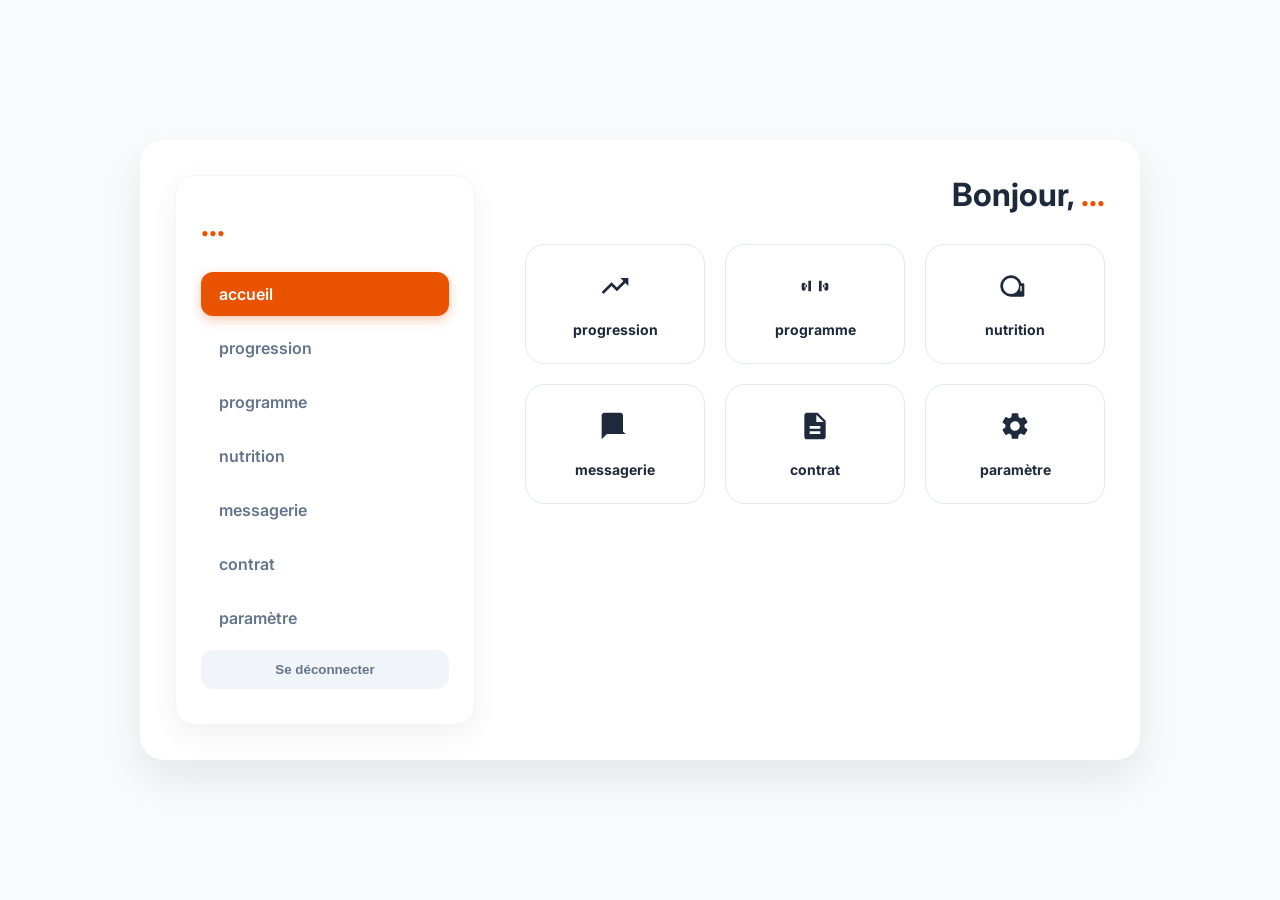
<file: client/tableau.html>
<!DOCTYPE html>
<html lang="fr">
<head>
  <meta charset="UTF-8">
  <title>Espace Client - ADcoach</title>
  <link rel="preconnect" href="https://fonts.googleapis.com">
  <link rel="preconnect" href="https://fonts.gstatic.com" crossorigin>
  <link href="https://fonts.googleapis.com/css2?family=Inter:wght@400;600;700;900&display=swap" rel="stylesheet">
  <style>
    * { margin: 0; padding: 0; box-sizing: border-box; }
    body { background-color: #f8fafc; height: 100vh; display: flex; justify-content: center; align-items: center; font-family: 'Inter', sans-serif; }
    
    .container {
      background: #ffffff;
      width: 1000px;
      max-width: 95%;
      height: 620px;
      border-radius: 24px;
      box-shadow: 0 20px 40px rgba(0, 0, 0, 0.08);
      display: flex;
      padding: 35px;
      gap: 50px;
    }

    .sidebar-card {
      background: #ffffff;
      border: 1px solid #f1f5f9;
      box-shadow: 0 10px 30px rgba(0, 0, 0, 0.06);
      width: 300px;
      border-radius: 20px;
      padding: 35px 25px;
      display: flex;
      flex-direction: column;
      justify-content: space-between;
      flex-shrink: 0;
    }

    .user-header { color: #E95300; font-size: 26px; font-weight: 900; margin-bottom: 30px; text-transform: uppercase; word-break: break-word; }

    .nav-links { display: flex; flex-direction: column; gap: 10px; }
    .nav-link { 
      padding: 12px 18px; border-radius: 12px; color: #64748b; font-weight: 600; 
      text-decoration: none; transition: all 0.2s; 
    }
    .nav-link:hover { background: #f8fafc; color: #E95300; }
    .nav-link.active { background: #E95300; color: #ffffff; box-shadow: 0 4px 12px rgba(233, 83, 0, 0.3); }

    .btn-logout { 
      background: #f1f5f9; color: #64748b; border: none; padding: 12px; 
      border-radius: 12px; font-weight: 700; cursor: pointer; transition: 0.2s; 
    }
    .btn-logout:hover { background: #fee2e2; color: #dc2626; }
    
    .main-content { flex: 1; display: flex; flex-direction: column; overflow: hidden; }
    .title { font-size: 32px; font-weight: bold; color: #1e293b; text-align: right; margin-bottom: 30px; }
    .title span { color: #E95300; }

    /* Vue Client - Grille de cartes */
    .grid { display: grid; grid-template-columns: repeat(3, 1fr); gap: 20px; }
    .card { background: #ffffff; border: 1px solid #e2e8f0; border-radius: 20px; padding: 25px; display: flex; flex-direction: column; align-items: center; gap: 15px; text-decoration: none; transition: 0.2s; }
    .card:hover { border-color: #E95300; transform: translateY(-3px); box-shadow: 0 10px 20px rgba(0,0,0,0.05); }
    .icon svg { width: 32px; height: 32px; fill: #1e293b; }
    .card span { font-weight: 700; color: #1e293b; font-size: 14px; }

    /* Vue Administrateur - Liste des utilisateurs */
    .admin-list-container {
      flex: 1;
      overflow-y: auto;
      display: flex;
      flex-direction: column;
      gap: 12px;
      padding-right: 6px;
    }

    .user-row {
      background: #f8fafc;
      border: 1px solid #f1f5f9;
      border-radius: 16px;
      padding: 16px 24px;
      display: grid;
      grid-template-columns: 2fr 1fr 1fr 1fr 1.5fr 1.5fr;
      align-items: center;
      gap: 10px;
      box-shadow: 0 2px 6px rgba(0, 0, 0, 0.02);
      transition: all 0.2s ease;
    }

    .user-row:hover {
      background: #ffffff;
      border-color: #e2e8f0;
      box-shadow: 0 6px 16px rgba(0, 0, 0, 0.04);
      transform: translateY(-1px);
    }

    .user-row-name {
      font-weight: 800;
      color: #1e293b;
      font-size: 14px;
      text-transform: capitalize;
    }

    .user-row-info {
      font-size: 12px;
      font-weight: 600;
      color: #64748b;
      text-align: center;
      white-space: nowrap;
      overflow: hidden;
      text-overflow: ellipsis;
    }

    .user-row-info.left {
      text-align: left;
    }
  </style>
</head>
<body>

  <div class="container">
    <div class="sidebar-card">
      <div>
        <h2 class="user-header" id="user-fullname">...</h2>
        <nav class="nav-links">
          <a href="client.html" class="nav-link active">accueil</a>
          <a href="progression.html" class="nav-link">progression</a>
          <a href="programme.html" class="nav-link">programme</a>
          <a href="nutrition.html" class="nav-link">nutrition</a>
          <a href="messagerie.html" class="nav-link">messagerie</a>
          <a href="contrat.html" class="nav-link">contrat</a>
          <a href="parametre.html" class="nav-link">paramètre</a>
        </nav>
      </div>
      <button id="btn-logout" class="btn-logout">Se déconnecter</button>
    </div>

    <div class="main-content">
      <h1 class="title">Bonjour, <span id="user-prenom">...</span></h1>
      
      <!-- Zone d'affichage dynamique (Grille Client ou Liste Admin) -->
      <div id="content-display">
        <!-- Par défaut : Vue Client -->
        <div class="grid">
          <a href="progression.html" class="card"><div class="icon"><svg viewBox="0 0 24 24"><path d="M16 6l2.29 2.29-4.88 4.88-4-4L2 16.59 3.41 18l6-6 4 4 6.3-6.29L22 12V6z"/></svg></div><span>progression</span></a>
          <a href="programme.html" class="card"><div class="icon"><svg viewBox="0 0 24 24"><path d="M20.5 9.5c-.83 0-1.5.67-1.5 1.5v3c0 .83.67 1.5 1.5 1.5s1.5-.67 1.5-1.5v-3c0-.83-.67-1.5-1.5-1.5zM3.5 9.5C2.67 9.5 2 10.17 2 11v3c0 .83.67 1.5 1.5 1.5S5 14.83 5 14v-3c0-.83-.67-1.5-1.5-1.5zM7 8h2v8H7zm8 0h2v8h-2zM4 11h2v2H4zm14 0h2v2h-2z"/></svg></div><span>programme</span></a>
          <a href="nutrition.html" class="card"><div class="icon"><svg viewBox="0 0 24 24"><path d="M18 10h-1.26A8 8 0 1 0 9 20h9a1 1 0 0 0 1-1v-8a1 1 0 0 0-1-1zm-9 8a6 6 0 1 1 6-6 6 6 0 0 1-6 6zm8-2h-1v-4h1z"/></svg></div><span>nutrition</span></a>
          <a href="messagerie.html" class="card"><div class="icon"><svg viewBox="0 0 24 24"><path d="M20 2H4c-1.1 0-2 .9-2 2v18l4-4h14c1.1 0-2-.9-2-2V4c0-1.1-.9-2-2-2z"/></svg></div><span>messagerie</span></a>
          <a href="contrat.html" class="card"><div class="icon"><svg viewBox="0 0 24 24"><path d="M14 2H6c-1.1 0-1.99.9-1.99 2L4 20c0 1.1.89 2 1.99 2H18c1.1 0 2-.9 2-2V8l-6-6zm2 16H8v-2h8v2zm0-4H8v-2h8v2zm-3-5V3.5L18.5 9H13z"/></svg></div><span>contrat</span></a>
          <a href="parametre.html" class="card"><div class="icon"><svg viewBox="0 0 24 24"><path d="M19.14 12.94c.04-.3.06-.61.06-.94 0-.32-.02-.64-.07-.94l2.03-1.58c.18-.14.23-.41.12-.61l-1.92-3.32c-.12-.22-.37-.29-.59-.22l-2.39.96c-.5-.38-1.03-.7-1.62-.94l-.36-2.54c-.04-.24-.24-.41-.48-.41h-3.84c-.24 0-.43.17-.47.41l-.36 2.54c-.59.24-1.13.57-1.62.94l-2.39-.96c-.22-.08-.47 0-.59.22L2.74 8.87c-.12.21-.08.47.12.61l2.03 1.58c-.05.3-.09.63-.09.94s.02.64.07.94l-2.03 1.58c-.18.14-.23.41-.12.61l1.92 3.32c.12.22.37.29.59.22l2.39-.96c.5.38 1.03.7 1.62.94l.36 2.54c.05.24.24.41.48.41h3.84c.24 0 .44-.17.47-.41l.36-2.54c.59-.24 1.13-.56 1.62-.94l2.39.96c.22.08.47 0 .59-.22l1.92-3.32c.12-.22.07-.47-.12-.61l-2.01-1.58zM12 15.6c-1.98 0-3.6-1.62-3.6-3.6s1.62-3.6 3.6-3.6 3.6 1.62 3.6 3.6-1.62 3.6-3.6 3.6z"/></svg></div><span>paramètre</span></a>
        </div>
      </div>
    </div>
  </div>

  <script type="module">
    import { createClient } from 'https://esm.sh/@supabase/supabase-js@2'
    const supabase = createClient('https://gyojzwmknilkglcywvck.supabase.co', 'sb_publishable_UoIyjRbVbUoURw4psuk68w_4t_Z4iS8')

    async function load() {
      const { data: { session } } = await supabase.auth.getSession()
      if (!session) {
        window.location.href = '../index.html'
        return
      }

      const userId = session.user.id

      // Récupération du profil
      const { data: userProfile, error } = await supabase
        .from('profiles')
        .select('*')
        .eq('id', userId)
        .single()

      if (error) console.error("Erreur profil:", error)

      const prenom = userProfile?.prenom || session.user.user_metadata?.prenom || "Champion"
      const nom = userProfile?.nom || session.user.user_metadata?.nom || ""
      
      document.getElementById('user-prenom').innerText = prenom
      document.getElementById('user-fullname').innerText = `${prenom} ${nom.toUpperCase()}`.trim()

      // Si l'utilisateur est un Admin
      if (userProfile && userProfile.admin === true) {
        await renderAdminUsersList(userId)
      }
    }

    async function renderAdminUsersList(currentAdminId) {
      const contentDisplay = document.getElementById('content-display')
      
      // 1. Récupération des profils
      const { data: members, error: errProfiles } = await supabase
        .from('profiles')
        .select('*')
        .eq('questionnaire', true)
        .eq('payement', true)
        .neq('id', currentAdminId)

      if (errProfiles) {
        console.error("Erreur chargement membres:", errProfiles)
        contentDisplay.innerHTML = '<p style="color: #64748b; font-weight: 600;">Erreur lors du chargement des profils.</p>'
        return
      }

      if (!members || members.length === 0) {
        contentDisplay.innerHTML = '<p style="color: #64748b; font-weight: 600; text-align: center; margin-top: 50px;">Aucun membre enregistré pour le moment.</p>'
        return
      }

      // 2. Récupération des détails
      const userIds = members.map(m => m.id)
      const { data: detailsList, error: errDetails } = await supabase
        .from('profils_details')
        .select('*')
        .in('user_id', userIds)

      if (errDetails) console.error("Erreur détails:", errDetails)

      // Associer chaque detail à son utilisateur[cite: 1]
      const detailsMap = {}
      if (detailsList) {
        detailsList.forEach(d => { detailsMap[d.user_id] = d })
      }

      const listContainer = document.createElement('div')
      listContainer.className = 'admin-list-container'

      members.forEach(member => {
        const row = document.createElement('div')
        row.className = 'user-row'

        const details = detailsMap[member.id] || {}

        const p = member.prenom || "Membre"
        const n = member.nom ? member.nom.toUpperCase() : ""
        const age = details.age ? `${details.age} ans` : "-- ans"
        const taille = details.taille ? `${details.taille} cm` : "-- cm"
        const poids = details.poid_initiale ? `${details.poid_initiale} kg` : "-- kg"
        const metier = details.metier || "--"
        const objectif = details.objectif || "--"

        row.innerHTML = `
          <span class="user-row-name">${p} ${n}</span>
          <span class="user-row-info">${age}</span>
          <span class="user-row-info">${taille}</span>
          <span class="user-row-info">${poids}</span>
          <span class="user-row-info left">${metier}</span>
          <span class="user-row-info left">${objectif}</span>
        `
        listContainer.appendChild(row)
      })

      contentDisplay.innerHTML = ''
      contentDisplay.appendChild(listContainer)
    }

    load()

    document.getElementById('btn-logout').onclick = () => { 
      supabase.auth.signOut()
      window.location.href = '../index.html' 
    }
  </script>
</body>
</html>
</file>
<file: index.css>
* {
  margin: 0;
  padding: 0;
  box-sizing: border-box;
}

body, html {
  height: 100%;
  font-family: 'Inter', sans-serif;
  color: white;
}

.hero {
  background-image: linear-gradient(rgba(0,0,0,0.5), rgba(0,0,0,0.5)), url('fde.jpg');
  background-size: cover;
  background-position: center;
  background-repeat: no-repeat;
  height: 100vh;
  display: flex;
  justify-content: center;
  align-items: center;
  position: relative;
}

.hero-content {
  text-align: center;
  display: flex;
  flex-direction: column;
  align-items: center;
  justify-content: center;
  gap: 40px;
  width: 100%;
  padding: 0 20px;
}

.hero-title {
  font-size: 70px;
  white-space: nowrap;
  display: inline-block;
  margin: 0 auto;
  position: fixed;
  transform: translateY(0%);
}

.brand-ad {
  font-weight: 900;
  font-style: italic;
  font-size: 1.2em;
}

.brand-coach {
  font-weight: bold;
  font-style: normal;
  font-size: 0.9em;
  font-weight: 700;
  padding-left: 0px;
}

.hero-buttons {
  display: flex;
  flex-direction: column;
  gap: 10px;
  width: 100%;
  max-width: 350px;
  margin-top: 400px;
}

#open-popup-btn.btn-primary {
  background-color: #E95300;
  color: white;
  border: none;
  border-radius: 50px;
  padding: 5px 30px;
  font-size: 40px;
  font-weight: bold;
  cursor: pointer;
  transition: background-color 0.2s;
  display: flex;
  flex-direction: column;
  align-items: center;
  font-weight: 900;
}

#open-popup-btn.btn-primary:hover {
  background-color: #C34600;
}

.btn-subtitle {
  font-size: 12px;
  font-weight: normal;
  text-transform: none;
  transform: translateY(-6px);
  margin-bottom: -10px;
}

.btn-secondary {
  background: none;
  border: none;
  color: white;
  font-size: 16px;
  font-weight: bold;
  text-decoration: none;
  padding: 10px;
  cursor: pointer;
}

.btn-secondary:hover {
  text-decoration: underline 4px #E95300;
}

.hero-discover {
  position: absolute;
  bottom: 20px;
  left: 50%;
  transform: translateX(-50%);
  color: rgba(255, 255, 255, 0.7);
  font-size: 14px;
  text-decoration: none;
  display: flex;
  flex-direction: column;
  align-items: center;
  gap: 5px;
  cursor: pointer;
}

.discover-text {
  opacity: 1;
  visibility: visible;
  transition: opacity 0.3s ease, visibility 0.3s ease;
}

.arrow-down {
  width: 10px;
  height: 10px;
  border-right: 2px solid currentColor;
  border-bottom: 2px solid currentColor;
  transform: rotate(45deg);
  animation: bounce 2s infinite;
  transition: all 0.3s ease;
}

.hero-discover:hover {
  color: #E95300;
}

.hero-discover:hover .discover-text {
  opacity: 0;
  visibility: hidden;
}

.hero-discover:hover .arrow-down {
  width: 30px;
  height: 30px;
  border-right: 4px solid #E95300;
  border-bottom: 4px solid #E95300;
  transform: rotate(45deg) translate(2px, 2px);
  animation: none;
}

@keyframes bounce {
  0%, 20%, 50%, 80%, 100% {transform: translateY(0) rotate(45deg);}
  40% {transform: translateY(5px) rotate(45deg);}
  60% {transform: translateY(2px) rotate(45deg);}
}

.modal-content {
  background: #E95300;
  border-radius: 35px;
  width: 400px;
  overflow: hidden;
  position: relative;
  box-shadow: 0 20px 40px rgba(0, 0, 0, 0.5);
  display: flex;
  flex-direction: column;
}

.close-btn {
  position: absolute;
  top: 15px;
  right: 18px;
  background: none;
  border: none;
  color: white;
  font-size: 24px;
  cursor: pointer;
  z-index: 20;
}

.close-btn:hover {
  color: #1e293b;
}

.modal-header-brand {
  background: white;
  padding: 5px;
  text-align: center;
  font-size: 32px;
}

.modal-header-brand .brand-ad {
  font-weight: 900;
  font-style: italic;
  color: black;
  font-size: 2em;
}

.modal-header-brand .brand-coach {
  font-weight: 700;
  color: black;
  font-size: 1.8em;
}

.modal-tabs {
  display: flex;
  background: #E95300;
  padding: 10px 20px;
  justify-content: center;
  gap: 50px;
}

.tab-btn {
  background: none;
  border: none;
  color: rgba(255, 255, 255, 0.6);
  font-size: 18px;
  font-weight: bold;
  cursor: pointer;
  padding-bottom: 6px;
  position: relative;
  transition: color 0.2s;
}

.tab-btn.active {
  color: white;
}

.tab-btn.active::after {
  content: '';
  position: absolute;
  bottom: 0;
  left: 0;
  width: 100%;
  height: 3px;
  background: white;
  border-radius: 2px;
}

.modal-form-container {
  background: white;
  padding: 30px 35px;
  display: flex;
  flex-direction: column;
  border-bottom-left-radius: 24px;
  border-bottom-right-radius: 24px;
  min-height: 488px;
  justify-content: space-between;
}

.auth-form {
  display: flex;
  flex-direction: column;
  gap: 16px;
}

.form-group {
  display: flex;
  flex-direction: column;
  gap: 6px;
}

.form-group label {
  font-size: 15px;
  font-weight: bold;
  color: #1e293b;
}

.form-group label .required {
  color: #E95300;
  margin-left: 2px;
}

.form-group input {
  padding: 12px 14px;
  border-radius: 15px;
  border: 4px solid #E95300;
  background: white;
  color: #1e293b;
  font-size: 15px;
  outline: none;
  box-shadow: 0 4px 10px rgba(0, 0, 0, 0.35);
  transition: all 0.2s ease;
}

.form-group input::placeholder {
  color: #94a3b8;
}

.form-group input:focus {
  border-color: #C34600;
  box-shadow: 0 4px 12px rgba(0, 0, 0, 0.2);
}

.btn-submit {
  margin-top: 15px;
  padding: 14px;
  border-radius: 35px;
  border: none;
  background: #E95300;
  color: white;
  font-weight: 900;
  font-size: 18px;
  cursor: pointer;
  box-shadow: 0 4px 15px rgba(0, 0, 0, 0.4);
  transition: transform 0.1s ease, background-color 0.2s ease;
}

.btn-submit:hover {
  background-color: #C34600;
  transform: translateY(-1px);
}

.btn-submit:active {
  transform: translateY(1px);
}

#signin-form {
    padding-top: 40px;
    gap: 20px;
}

.modal-overlay {
  position: fixed;
  top: 0;
  left: 0;
  width: 100%;
  height: 100%;
  background: rgba(0, 0, 0, 0.7);
  display: none;
  justify-content: center;
  align-items: center;
  z-index: 1000;
}
</file>
